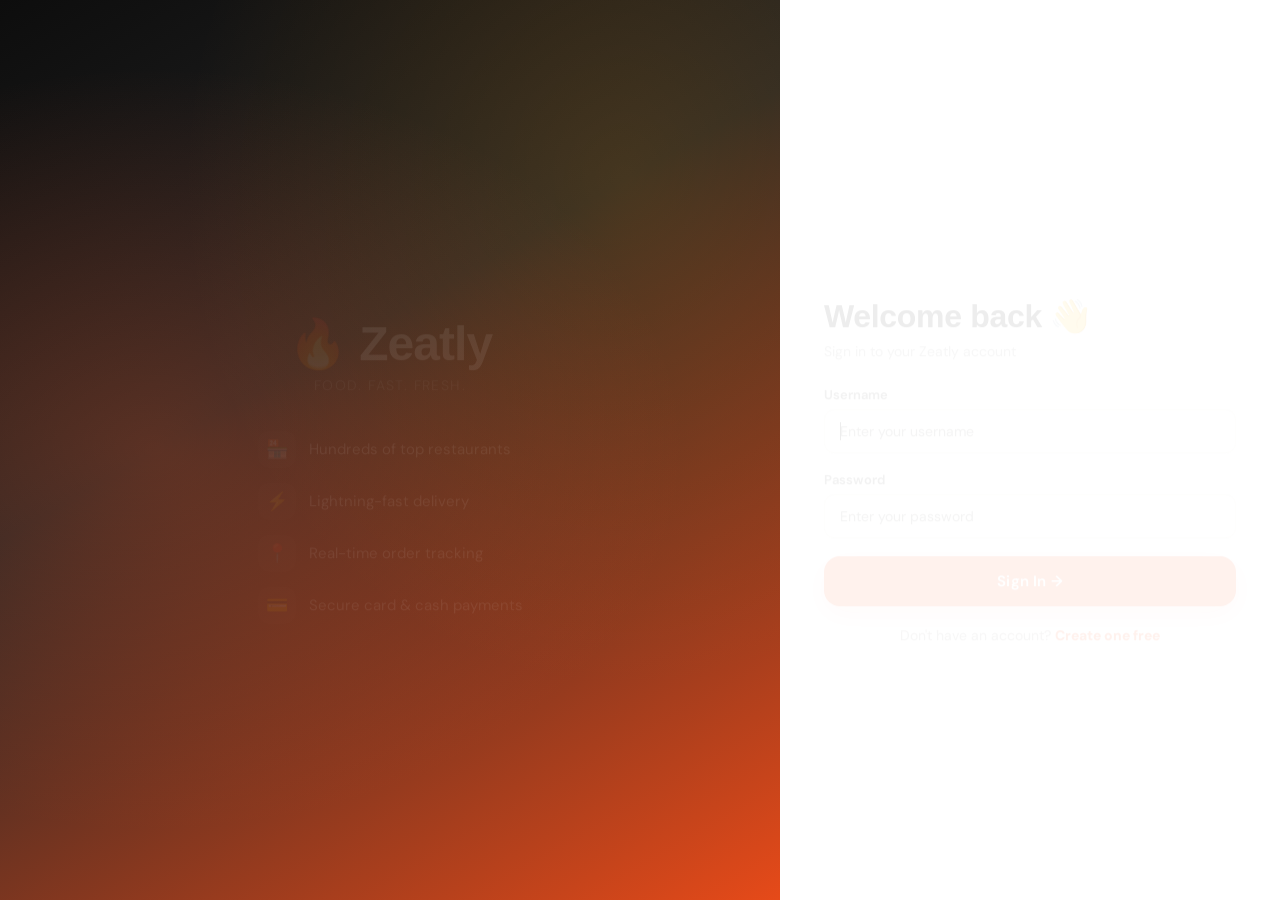
<file: src/main/webapp/index.html>
<!DOCTYPE html>
<html>
<head>
  <meta charset="UTF-8">
  <meta http-equiv="refresh" content="0; url=login.html">
  <title>Zeatly</title>
</head>
<body><p>Redirecting… <a href="login.html">click here</a></p></body>
</html>
</file>
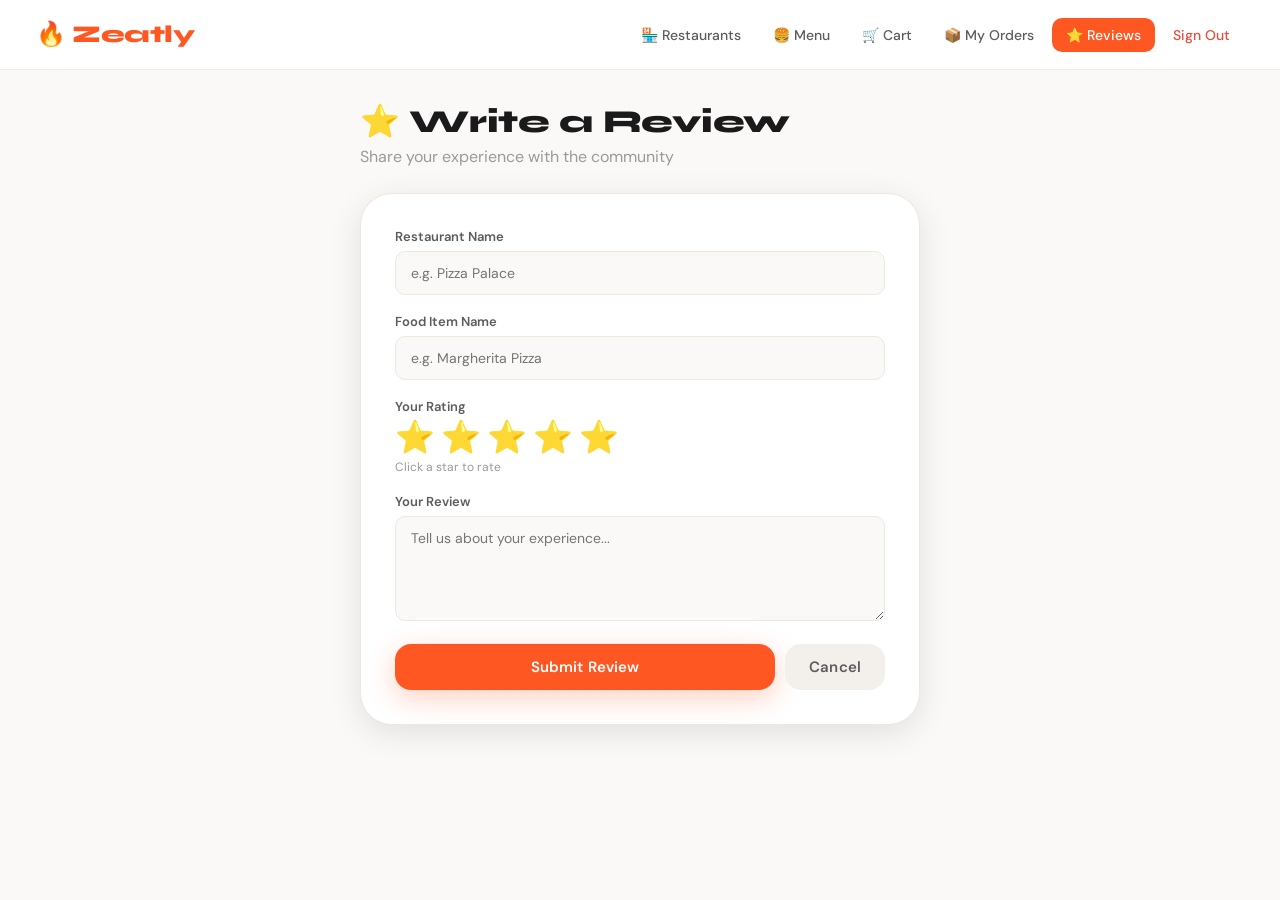
<file: src/main/webapp/add-feedback.html>
<!DOCTYPE html>
<html lang="en">
<head>
  <meta charset="UTF-8">
  <meta name="viewport" content="width=device-width,initial-scale=1">
  <title>Write Review – Zeatly</title>
  <link rel="stylesheet" href="css/style.css">
  <style>
    .star-rating { display:flex; gap:6px; margin-bottom:6px; }
    .star-btn { font-size:32px; cursor:pointer; transition:transform 0.15s; background:none; border:none; padding:0; line-height:1; }
    .star-btn:hover, .star-btn.active { transform:scale(1.2); }
    .star-btn.active { filter:drop-shadow(0 0 4px rgba(255,152,0,0.7)); }
  </style>
  <script>
    window.onload = function() {
      const p = new URLSearchParams(window.location.search);
      const m = document.getElementById('msg');
      if (p.get('error') && m) { m.className='alert alert-error'; m.textContent='❌ Please fill all fields correctly.'; }
      // star rating
      const stars = document.querySelectorAll('.star-btn');
      const ratingInput = document.getElementById('ratingInput');
      stars.forEach((s,i) => {
        s.addEventListener('click', () => {
          ratingInput.value = i+1;
          stars.forEach((x,j) => x.classList.toggle('active', j<=i));
        });
      });
    };
  </script>
</head>
<body>
<nav class="customer-nav">
  <a href="dashboard.html" class="brand">🔥 Zeatly</a>
  <div class="nav-links">
    <a href="restaurant">🏪 Restaurants</a>
    <a href="menu">🍔 Menu</a>
    <a href="cart">🛒 Cart</a>
    <a href="order">📦 My Orders</a>
    <a href="feedback" class="active">⭐ Reviews</a>
    <a href="logout" class="nav-logout">Sign Out</a>
  </div>
</nav>
<div class="customer-page">
  <div style="max-width:560px;margin:0 auto">
    <div class="page-header animate-up">
      <h1>⭐ Write a Review</h1>
      <p>Share your experience with the community</p>
    </div>
    <div id="msg"></div>
    <div class="form-card animate-up delay-1">
      <form action="feedback" method="post">
        <div class="form-group">
          <label>Restaurant Name</label>
          <input type="text" name="restaurantName" placeholder="e.g. Pizza Palace" required>
        </div>
        <div class="form-group">
          <label>Food Item Name</label>
          <input type="text" name="itemName" placeholder="e.g. Margherita Pizza" required>
        </div>
        <div class="form-group">
          <label>Your Rating</label>
          <div class="star-rating">
            <button type="button" class="star-btn" title="1">⭐</button>
            <button type="button" class="star-btn" title="2">⭐</button>
            <button type="button" class="star-btn" title="3">⭐</button>
            <button type="button" class="star-btn" title="4">⭐</button>
            <button type="button" class="star-btn" title="5">⭐</button>
          </div>
          <input type="hidden" id="ratingInput" name="rating" required>
          <div class="form-hint">Click a star to rate</div>
        </div>
        <div class="form-group">
          <label>Your Review</label>
          <textarea name="review" placeholder="Tell us about your experience..." required></textarea>
        </div>
        <div style="display:flex;gap:10px">
          <button type="submit" class="btn btn-primary" style="flex:1">Submit Review</button>
          <a href="feedback" class="btn btn-secondary">Cancel</a>
        </div>
      </form>
    </div>
  </div>
</div>
</body>
</html>
</file>
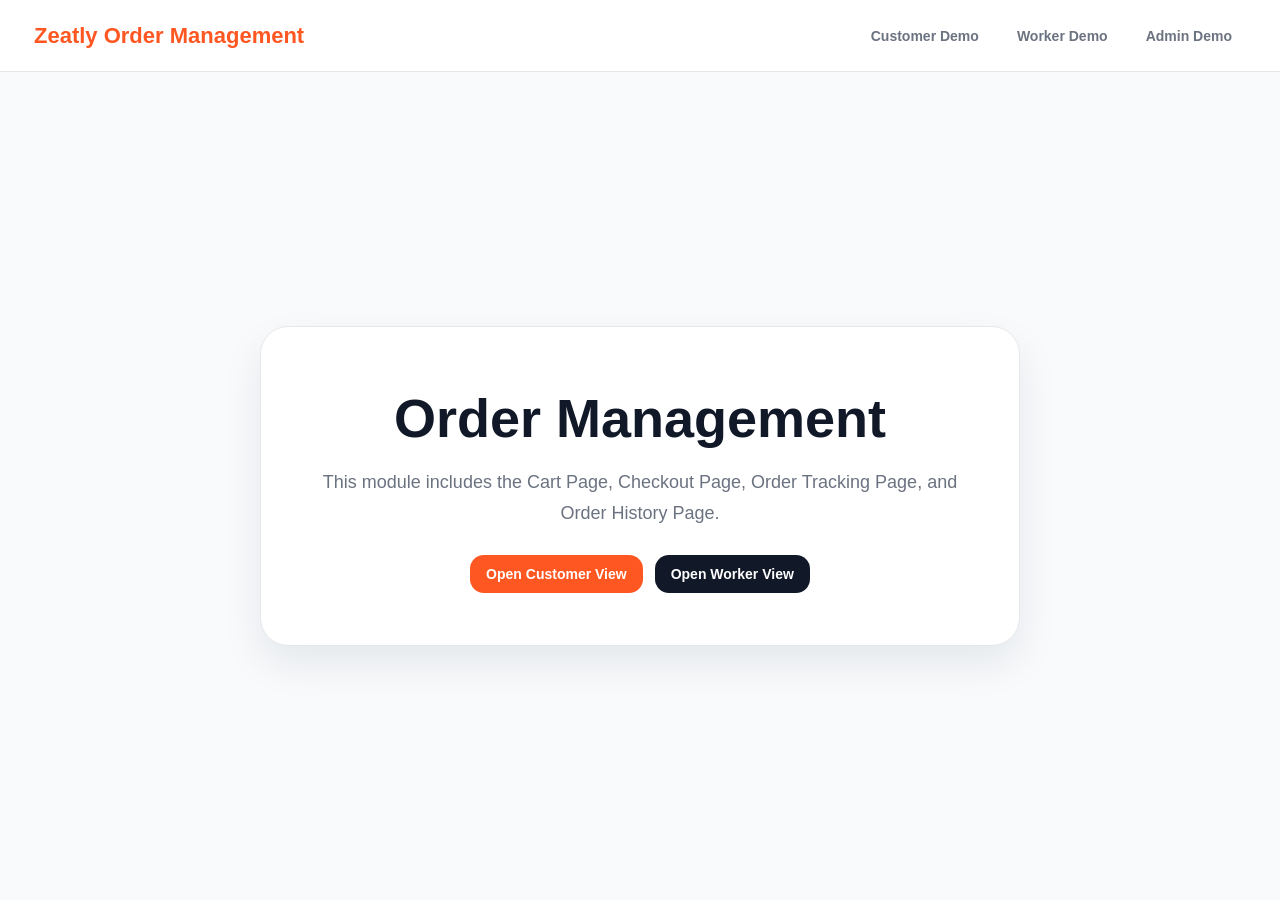
<file: src/main/webapp/component4.html>
<!DOCTYPE html>
<html lang="en">
<head>
    <meta charset="UTF-8">
    <meta name="viewport" content="width=device-width, initial-scale=1.0">
    <title>Order Management</title>
    <link rel="stylesheet" href="css/order-management.css">
</head>
<body>
<nav class="top-nav">
    <a class="brand" href="component4.html">Zeatly Order Management</a>
    <div class="nav-links">
        <a href="demo-login?role=customer">Customer Demo</a>
        <a href="demo-login?role=worker">Worker Demo</a>
        <a href="demo-login?role=admin">Admin Demo</a>
    </div>
</nav>
<main class="landing">
    <section class="hero-card">

        <h1>Order Management</h1>
        <p>This module includes the Cart Page, Checkout Page, Order Tracking Page, and Order History Page.</p>
        <div class="hero-actions">
            <a class="btn btn-primary" href="demo-login?role=customer">Open Customer View</a>
            <a class="btn btn-dark" href="demo-login?role=worker">Open Worker View</a>
        </div>
    </section>
</main>
</body>
</html>
</file>
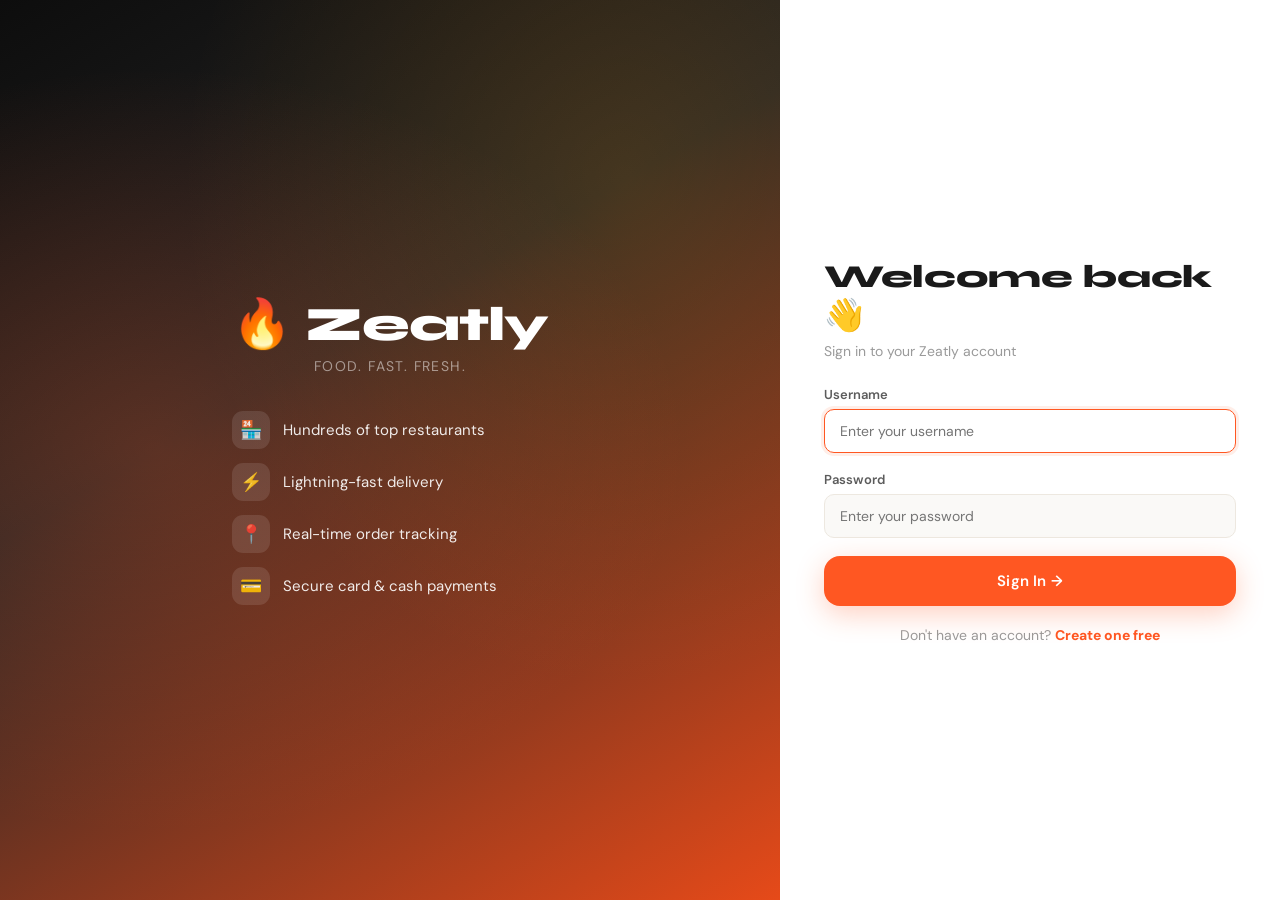
<file: src/main/webapp/login.html>
<!DOCTYPE html>
<html lang="en">
<head>
  <meta charset="UTF-8">
  <meta name="viewport" content="width=device-width,initial-scale=1">
  <title>Sign In – Zeatly</title>
  <link rel="stylesheet" href="css/style.css">
  <script>
    window.onload = function() {
      const p = new URLSearchParams(window.location.search);
      const m = document.getElementById('msg');
      if (!m) return;
      if (p.get('error')==='invalid')     { m.className='alert alert-error';   m.textContent='❌ Invalid username or password.'; }
      if (p.get('error')==='notloggedin') { m.className='alert alert-error';   m.textContent='❌ Please log in first.'; }
      if (p.get('success')==='registered'){ m.className='alert alert-success'; m.textContent='✓ Account created! Please log in.'; }
      if (p.get('msg')==='loggedout')     { m.className='alert alert-success'; m.textContent='✓ You have been logged out.'; }
    };
  </script>
</head>
<body>
<div class="auth-page">
  <div class="auth-left">
    <div class="auth-left-content animate-up">
      <div class="auth-brand">🔥 Zeatly</div>
      <div class="auth-brand-sub">Food. Fast. Fresh.</div>
      <div class="auth-features">
        <div class="auth-feature">
          <div class="auth-feature-icon">🏪</div>
          <span>Hundreds of top restaurants</span>
        </div>
        <div class="auth-feature">
          <div class="auth-feature-icon">⚡</div>
          <span>Lightning-fast delivery</span>
        </div>
        <div class="auth-feature">
          <div class="auth-feature-icon">📍</div>
          <span>Real-time order tracking</span>
        </div>
        <div class="auth-feature">
          <div class="auth-feature-icon">💳</div>
          <span>Secure card &amp; cash payments</span>
        </div>
      </div>
    </div>
  </div>
  <div class="auth-right">
    <div class="auth-form">
      <h2>Welcome back 👋</h2>
      <p class="auth-sub">Sign in to your Zeatly account</p>
      <div id="msg"></div>
      <form action="login" method="post">
        <div class="form-group">
          <label>Username</label>
          <input type="text" name="username" placeholder="Enter your username" required autofocus>
        </div>
        <div class="form-group">
          <label>Password</label>
          <input type="password" name="password" placeholder="Enter your password" required>
        </div>
        <button type="submit" class="btn btn-primary" style="width:100%;justify-content:center;padding:15px">Sign In →</button>
      </form>
      <div class="auth-footer">Don't have an account? <a href="register.html">Create one free</a></div>
    </div>
  </div>
</div>
</body>
</html>
</file>
<file: src/main/webapp/css/style.css>
@import url('https://fonts.googleapis.com/css2?family=Syne:wght@400;500;600;700;800&family=DM+Sans:ital,wght@0,300;0,400;0,500;0,600;0,700;1,400&display=swap');

:root {
  --brand:#FF5722;--brand-deep:#E64A19;--brand-glow:#FF7043;--brand-lite:#FBE9E7;--brand-mid:#FFCCBC;
  --accent:#FF9800;--dark:#0D0D0D;--dark2:#1A1A1A;--dark3:#252525;--surface:#FFFFFF;--surface2:#FAF9F7;
  --surface3:#F3F0EC;--border:#EDE8E0;--text:#1A1A1A;--text2:#5C5C5C;--text3:#9A9A9A;
  --success:#2ECC71;--warning:#F39C12;--danger:#E74C3C;--info:#3498DB;
  --radius-sm:10px;--radius:16px;--radius-lg:24px;--radius-xl:32px;
  --shadow-sm:0 2px 8px rgba(0,0,0,0.06);--shadow:0 8px 32px rgba(0,0,0,0.10);
  --shadow-lg:0 20px 60px rgba(0,0,0,0.14);--shadow-brand:0 8px 28px rgba(255,87,34,0.28);
}
*,*::before,*::after{margin:0;padding:0;box-sizing:border-box}
html{scroll-behavior:smooth}
body{font-family:'DM Sans',sans-serif;background:var(--surface2);color:var(--text);overflow-x:hidden;-webkit-font-smoothing:antialiased}
a{text-decoration:none;color:inherit}

@keyframes fadeUp{from{opacity:0;transform:translateY(22px)}to{opacity:1;transform:translateY(0)}}
@keyframes fadeIn{from{opacity:0}to{opacity:1}}
@keyframes slideInLeft{from{opacity:0;transform:translateX(-30px)}to{opacity:1;transform:translateX(0)}}
@keyframes pulse-dot{0%,100%{box-shadow:0 0 0 0 rgba(78,205,113,0.5)}50%{box-shadow:0 0 0 8px rgba(78,205,113,0)}}
@keyframes spin{to{transform:rotate(360deg)}}
@keyframes bounceIn{0%{transform:scale(0.3);opacity:0}60%{transform:scale(1.05)}80%{transform:scale(0.95)}100%{transform:scale(1);opacity:1}}
@keyframes shimmer{0%{background-position:-400px 0}100%{background-position:400px 0}}

.animate-up{animation:fadeUp 0.55s ease both}
.animate-in{animation:fadeIn 0.4s ease both}
.delay-1{animation-delay:0.1s}.delay-2{animation-delay:0.2s}.delay-3{animation-delay:0.3s}
.delay-4{animation-delay:0.4s}.delay-5{animation-delay:0.5s}

/* BUTTONS */
.btn{display:inline-flex;align-items:center;justify-content:center;gap:8px;padding:13px 24px;border:none;border-radius:var(--radius);cursor:pointer;font-family:'DM Sans',sans-serif;font-weight:600;font-size:15px;transition:all 0.22s cubic-bezier(0.34,1.56,0.64,1);position:relative;overflow:hidden;white-space:nowrap;letter-spacing:0.01em}
.btn:hover{transform:translateY(-2px)}
.btn:active{transform:translateY(0) scale(0.97)}
.btn-primary,.btn-order{background:var(--brand);color:#fff;box-shadow:var(--shadow-brand)}
.btn-primary:hover,.btn-order:hover{background:var(--brand-deep);box-shadow:0 12px 36px rgba(255,87,34,0.38)}
.btn-dark,.btn-cart{background:var(--dark);color:#fff}
.btn-dark:hover,.btn-cart:hover{background:var(--dark3)}
.btn-secondary{background:var(--surface3);color:var(--text2)}
.btn-secondary:hover{background:var(--border);color:var(--text)}
.btn-white{background:#fff;color:var(--brand);box-shadow:0 4px 16px rgba(0,0,0,0.12)}
.btn-white:hover{background:#f9f9f9}
.btn-ghost{background:rgba(255,255,255,0.14);color:#fff;border:1.5px solid rgba(255,255,255,0.28);backdrop-filter:blur(8px)}
.btn-ghost:hover{background:rgba(255,255,255,0.24)}
.btn-success{background:var(--success);color:#fff}
.btn-danger{background:#fee2e2;color:var(--danger)}
.btn-danger:hover{background:#fecaca}
.btn-blue{background:#2563eb;color:#fff}
.btn-blue:hover{background:#1d4ed8}
.btn-warning{background:var(--warning);color:#fff}
.btn-sm{padding:8px 14px;font-size:13px;border-radius:var(--radius-sm)}
.btn-lg{padding:17px 34px;font-size:17px}

/* NAVBAR */
.customer-nav{height:70px;background:rgba(255,255,255,0.95);backdrop-filter:blur(20px);display:flex;align-items:center;justify-content:space-between;padding:0 36px;position:sticky;top:0;z-index:999;border-bottom:1px solid rgba(237,232,224,0.7);animation:fadeIn 0.4s ease}
.brand{display:flex;align-items:center;gap:8px;font-family:'Syne',sans-serif;font-size:24px;font-weight:800;color:var(--brand);letter-spacing:-0.02em}
.nav-links{display:flex;align-items:center;gap:4px;flex-wrap:wrap}
.nav-links a{padding:8px 14px;border-radius:var(--radius-sm);font-weight:500;font-size:14px;color:var(--text2);transition:all 0.18s}
.nav-links a:hover{background:var(--brand-lite);color:var(--brand)}
.nav-links .active{background:var(--brand);color:#fff!important}
.nav-logout{color:var(--danger)!important}
.nav-logout:hover{background:#fee2e2!important;color:var(--danger)!important}
.nav-badge{display:inline-flex;align-items:center;justify-content:center;min-width:18px;height:18px;padding:0 4px;border-radius:999px;background:var(--brand);color:#fff;font-size:11px;font-weight:700;margin-left:3px;animation:bounceIn 0.4s ease}

/* PAGE */
.customer-page{padding:32px 36px;max-width:1400px;margin:0 auto}

/* HERO */
.hero{min-height:440px;border-radius:var(--radius-xl);overflow:hidden;display:flex;align-items:flex-end;padding:56px 64px;background:linear-gradient(to top right,rgba(255,87,34,0.88) 0%,rgba(13,13,13,0.72) 60%,rgba(0,0,0,0.5) 100%),url('https://images.unsplash.com/photo-1555396273-367ea4eb4db5?q=80&w=1800&auto=format&fit=crop');background-size:cover;background-position:center;margin-bottom:48px;position:relative;animation:fadeUp 0.7s ease}
.hero::before{content:'';position:absolute;inset:0;background:radial-gradient(ellipse at 20% 80%,rgba(255,87,34,0.35) 0%,transparent 60%)}
.hero-content{position:relative;z-index:1}
.hero-eyebrow{display:inline-flex;align-items:center;gap:8px;background:rgba(255,255,255,0.15);border:1px solid rgba(255,255,255,0.25);backdrop-filter:blur(8px);color:#fff;padding:7px 14px;border-radius:999px;font-size:13px;font-weight:600;margin-bottom:18px;letter-spacing:0.03em}
.hero-eyebrow-dot{width:8px;height:8px;border-radius:50%;background:#4ade80;animation:pulse-dot 1.8s infinite}
.hero h1{font-family:'Syne',sans-serif;font-size:60px;font-weight:800;line-height:1.05;color:#fff;margin-bottom:14px;letter-spacing:-0.02em;max-width:680px}
.hero-accent{color:var(--accent)}
.hero p{color:rgba(255,255,255,0.82);font-size:17px;line-height:1.7;max-width:540px;margin-bottom:30px}
.hero-btns{display:flex;gap:14px;flex-wrap:wrap}
.hero-stats{position:absolute;right:60px;bottom:56px;display:flex;gap:32px;z-index:1}
.hero-stat{text-align:center;color:#fff}
.hero-stat-num{font-family:'Syne',sans-serif;font-size:26px;font-weight:800;color:var(--accent)}
.hero-stat-label{font-size:11px;color:rgba(255,255,255,0.65);text-transform:uppercase;letter-spacing:0.06em}

/* SECTION */
.section-header{display:flex;align-items:baseline;justify-content:space-between;margin-bottom:24px}
.section-title{font-family:'Syne',sans-serif;font-size:26px;font-weight:700;letter-spacing:-0.01em}
.section-link{font-size:14px;color:var(--brand);font-weight:600}

/* DASH GRID */
.dash-grid{display:grid;grid-template-columns:repeat(auto-fit,minmax(200px,1fr));gap:18px;margin-bottom:48px}
.dash-card{background:var(--surface);border-radius:var(--radius-lg);padding:26px;border:1px solid var(--border);box-shadow:var(--shadow-sm);transition:all 0.25s cubic-bezier(0.34,1.56,0.64,1);animation:fadeUp 0.5s ease both}
.dash-card:hover{transform:translateY(-6px);box-shadow:var(--shadow);border-color:var(--brand-mid)}
.dash-card-icon{width:52px;height:52px;border-radius:14px;background:var(--brand-lite);display:flex;align-items:center;justify-content:center;font-size:24px;margin-bottom:14px}
.dash-card-text h3{font-family:'Syne',sans-serif;font-size:17px;font-weight:700;margin-bottom:5px}
.dash-card-text p{color:var(--text3);font-size:13px;line-height:1.5}

/* RESTAURANT GRID */
.restaurant-grid{display:grid;grid-template-columns:repeat(auto-fill,minmax(290px,1fr));gap:22px;margin-top:20px}
.rest-card{background:var(--surface);border-radius:var(--radius-lg);overflow:hidden;border:1px solid var(--border);box-shadow:var(--shadow-sm);transition:all 0.28s cubic-bezier(0.34,1.56,0.64,1);animation:fadeUp 0.5s ease both}
.rest-card:hover{transform:translateY(-8px);box-shadow:var(--shadow-lg);border-color:var(--brand-mid)}
.rest-card-header{height:150px;background:linear-gradient(135deg,var(--brand) 0%,var(--accent) 100%);display:flex;align-items:center;justify-content:center;font-size:56px;position:relative;overflow:hidden}
.rest-card-header img{width:100%;height:100%;object-fit:cover;position:absolute;inset:0}
.rest-card-body{padding:20px}
.rest-card-name{font-family:'Syne',sans-serif;font-size:19px;font-weight:700;margin-bottom:7px}
.rest-card-loc{color:var(--text3);font-size:13px;margin-bottom:8px}
.rest-card-cuisine{display:inline-block;background:var(--brand-lite);color:var(--brand);padding:4px 12px;border-radius:999px;font-size:12px;font-weight:600;margin-bottom:14px}
.rest-card-meta{display:flex;gap:12px;margin-bottom:14px;font-size:13px;color:var(--text2)}
.rest-card-rating{color:var(--accent);font-weight:600}
.rest-card-footer{display:flex;gap:10px}

/* FILTER BAR */
.filter-bar{background:var(--surface);border:1px solid var(--border);border-radius:var(--radius-lg);padding:18px 22px;display:flex;gap:12px;align-items:center;flex-wrap:wrap;margin-bottom:24px;box-shadow:var(--shadow-sm);animation:fadeUp 0.4s ease both}
.filter-bar input,.filter-bar select{flex:1;min-width:170px;padding:10px 14px;border:1.5px solid var(--border);border-radius:var(--radius-sm);background:var(--surface2);font-family:'DM Sans',sans-serif;font-size:14px;color:var(--text);outline:none;transition:all 0.2s}
.filter-bar input:focus,.filter-bar select:focus{border-color:var(--brand);box-shadow:0 0 0 3px rgba(255,87,34,0.1);background:#fff}
.filter-tags{display:flex;gap:8px;flex-wrap:wrap}
.filter-tag{padding:6px 14px;border-radius:999px;font-size:13px;font-weight:500;border:1.5px solid var(--border);background:var(--surface);color:var(--text2);cursor:pointer;transition:all 0.18s}
.filter-tag:hover{border-color:var(--brand);color:var(--brand)}
.filter-tag.active{border-color:var(--brand);background:var(--brand);color:#fff}
.result-count{color:var(--text3);font-size:13px;margin-bottom:10px}
.price-range{display:flex;gap:8px;align-items:center;color:var(--text3);font-size:13px;white-space:nowrap}
.price-range input{width:100px!important;flex:none!important;min-width:0!important}

/* MENU GRID */
.menu-grid{display:grid;grid-template-columns:repeat(auto-fill,minmax(290px,1fr));gap:22px;margin-top:8px}
.food-card{background:var(--surface);border-radius:var(--radius-lg);overflow:hidden;border:1px solid var(--border);box-shadow:var(--shadow-sm);transition:all 0.28s cubic-bezier(0.34,1.56,0.64,1);position:relative;animation:fadeUp 0.5s ease both}
.food-card:hover{transform:translateY(-8px);box-shadow:var(--shadow-lg);border-color:rgba(255,87,34,0.2)}
.food-card img{width:100%;height:210px;object-fit:cover;display:block;transition:transform 0.4s ease}
.food-card:hover img{transform:scale(1.04)}
.food-card-no-img{width:100%;height:210px;background:linear-gradient(135deg,var(--surface3) 0%,var(--brand-lite) 100%);display:flex;align-items:center;justify-content:center;font-size:68px}
.food-card-body{padding:18px}
.food-card-restaurant{display:inline-block;background:var(--brand-lite);color:var(--brand);padding:4px 11px;border-radius:999px;font-size:12px;font-weight:600;margin-bottom:10px}
.food-card-name{font-family:'Syne',sans-serif;font-size:18px;font-weight:700;color:var(--text);margin-bottom:7px;line-height:1.25}
.food-card-desc{color:var(--text3);font-size:13px;line-height:1.6;margin-bottom:14px;min-height:40px}
.food-card-footer{display:flex;justify-content:space-between;align-items:center}
.food-card-price{font-family:'Syne',sans-serif;font-size:20px;font-weight:800;color:var(--brand)}
.food-card-actions{display:flex;gap:8px;margin-top:14px;flex-wrap:wrap}
.food-card .btn{flex:1}
.food-badge{position:absolute;top:12px;right:12px;background:rgba(255,255,255,0.95);color:var(--brand);padding:5px 11px;border-radius:999px;font-size:12px;font-weight:700;box-shadow:var(--shadow-sm);backdrop-filter:blur(8px)}

/* ORDER CARDS */
.orders-grid{display:grid;grid-template-columns:repeat(auto-fill,minmax(340px,1fr));gap:20px}
.order-card{background:var(--surface);border-radius:var(--radius-lg);border:1px solid var(--border);box-shadow:var(--shadow-sm);overflow:hidden;transition:all 0.22s ease;animation:fadeUp 0.5s ease both}
.order-card:hover{box-shadow:var(--shadow)}
.order-card-header{padding:16px 20px;background:var(--surface3);border-bottom:1px solid var(--border);display:flex;align-items:center;justify-content:space-between;flex-wrap:wrap;gap:8px}
.order-id{font-size:12px;color:var(--text3);font-family:monospace}
.order-card-body{padding:20px}
.order-item-name{font-family:'Syne',sans-serif;font-size:19px;font-weight:700;margin-bottom:6px}
.order-meta{display:flex;flex-wrap:wrap;gap:12px;margin-bottom:14px;font-size:13px;color:var(--text2)}
.order-total{font-family:'Syne',sans-serif;font-size:22px;font-weight:800;color:var(--brand)}
.order-card-footer{padding:14px 20px;border-top:1px solid var(--border);display:flex;gap:8px;flex-wrap:wrap;align-items:center}

/* STATUS BADGES */
.status-badge{display:inline-flex;align-items:center;gap:5px;padding:5px 12px;border-radius:999px;font-size:12px;font-weight:600}
.status-placed{background:#dbeafe;color:#1d4ed8}
.status-preparing{background:#fef9c3;color:#a16207}
.status-ready{background:#dcfce7;color:#166534}
.status-delivered{background:#f0fdf4;color:#15803d}
.status-pending{background:var(--brand-lite);color:var(--brand)}
.status-success{background:#dcfce7;color:#166534}
.status-failed{background:#fee2e2;color:var(--danger)}

/* HISTORY */
.history-section{margin-top:36px;padding-top:28px;border-top:2px dashed var(--border)}
.history-card{opacity:0.6}
.history-card:hover{opacity:0.8}
.history-pill{background:var(--surface3);color:var(--text3);padding:3px 9px;border-radius:999px;font-size:11px;font-weight:600;text-transform:uppercase;letter-spacing:0.05em}

/* PAYMENT */
.payment-container{max-width:560px;margin:40px auto;animation:fadeUp 0.5s ease}
.payment-card{background:var(--surface);border-radius:var(--radius-xl);padding:38px;border:1px solid var(--border);box-shadow:var(--shadow)}
.payment-header{text-align:center;margin-bottom:28px}
.payment-header h2{font-family:'Syne',sans-serif;font-size:26px;font-weight:800;margin-bottom:7px}
.payment-header p{color:var(--text3)}
.payment-amount{background:linear-gradient(135deg,var(--brand) 0%,var(--accent) 100%);border-radius:var(--radius-lg);padding:22px;text-align:center;margin-bottom:26px;color:#fff}
.payment-amount-label{font-size:12px;opacity:0.8;margin-bottom:5px;text-transform:uppercase;letter-spacing:0.06em}
.payment-amount-value{font-family:'Syne',sans-serif;font-size:38px;font-weight:800}
.payment-methods{display:grid;grid-template-columns:1fr 1fr;gap:10px;margin-bottom:26px}
.payment-method{border:2px solid var(--border);border-radius:var(--radius);padding:16px 12px;text-align:center;cursor:pointer;transition:all 0.2s;background:var(--surface2)}
.payment-method:hover{border-color:var(--brand);background:var(--brand-lite)}
.payment-method.selected{border-color:var(--brand);background:var(--brand-lite)}
.payment-method-icon{font-size:26px;margin-bottom:7px}
.payment-method-name{font-size:13px;font-weight:600;color:var(--text2)}
.card-form{display:none;animation:fadeUp 0.3s ease}
.card-form.show{display:block}
.cash-confirm{display:none;animation:fadeUp 0.3s ease}
.cash-confirm.show{display:block}
.card-number-wrap{position:relative}
.card-brand-icon{position:absolute;right:13px;top:50%;transform:translateY(-50%);font-size:20px}

/* LOCATION */
.location-row{display:flex;gap:10px;margin-bottom:20px;align-items:flex-end}
.location-input-wrap{flex:1;position:relative}
.location-input-wrap input{padding-left:38px}
.location-pin{position:absolute;left:12px;top:50%;transform:translateY(-50%);font-size:17px;z-index:1}
.location-map-btn{white-space:nowrap;flex-shrink:0}

/* MAP MODAL */
.map-modal{display:none;position:fixed;inset:0;z-index:9999;background:rgba(0,0,0,0.6);backdrop-filter:blur(4px);align-items:center;justify-content:center}
.map-modal.open{display:flex}
.map-modal-box{background:var(--surface);border-radius:var(--radius-xl);overflow:hidden;width:min(700px,96vw);box-shadow:var(--shadow-lg);animation:fadeUp 0.35s ease}
.map-modal-head{padding:20px 26px;border-bottom:1px solid var(--border);display:flex;align-items:center;justify-content:space-between}
.map-modal-head h3{font-family:'Syne',sans-serif;font-size:19px;font-weight:700}
.map-modal-close{width:34px;height:34px;border-radius:50%;border:none;background:var(--surface3);cursor:pointer;font-size:17px;display:flex;align-items:center;justify-content:center;transition:all 0.18s}
.map-modal-close:hover{background:var(--border)}
#map{height:360px}
.map-modal-foot{padding:16px 26px;border-top:1px solid var(--border);display:flex;gap:10px;align-items:center}
.selected-address-preview{flex:1;font-size:13px;color:var(--text2);padding:9px 13px;background:var(--surface2);border-radius:var(--radius-sm);border:1px solid var(--border);min-height:40px}

/* FORMS */
.form-page{padding:28px 36px}
.form-container{max-width:660px}
.form-card{background:var(--surface);border-radius:var(--radius-xl);padding:34px;box-shadow:var(--shadow);border:1px solid var(--border)}
.form-group{margin-bottom:18px}
.form-row{display:grid;grid-template-columns:1fr 1fr;gap:16px}
label{display:block;margin-bottom:6px;font-weight:600;font-size:13px;color:var(--text2)}
input,textarea,select{width:100%;padding:12px 15px;border-radius:var(--radius-sm);border:1.5px solid var(--border);background:var(--surface2);outline:none;transition:all 0.2s;font-family:'DM Sans',sans-serif;font-size:14px;color:var(--text)}
input:focus,textarea:focus,select:focus{border-color:var(--brand);background:#fff;box-shadow:0 0 0 3px rgba(255,87,34,0.1)}
textarea{resize:vertical;min-height:105px}
.form-hint{margin-top:5px;color:var(--text3);font-size:12px}

/* ALERTS */
.alert{padding:13px 16px;border-radius:var(--radius);margin-bottom:16px;font-weight:500;font-size:14px;display:flex;align-items:center;gap:9px;animation:fadeUp 0.3s ease}
.alert-error{background:#fee2e2;color:#b91c1c}
.alert-success{background:#dcfce7;color:#166534}
.alert-info{background:#dbeafe;color:#1d4ed8}
.alert-warning{background:#fef9c3;color:#a16207}

/* AUTH */
.auth-page{display:flex;min-height:100vh}
.auth-left{flex:1;background:linear-gradient(150deg,var(--dark) 0%,var(--dark3) 40%,var(--brand-deep) 100%);display:flex;align-items:center;justify-content:center;flex-direction:column;color:#fff;padding:60px;position:relative;overflow:hidden}
.auth-left::before{content:'';position:absolute;inset:0;background:radial-gradient(ellipse at 20% 50%,rgba(255,87,34,0.25) 0%,transparent 60%),radial-gradient(ellipse at 80% 20%,rgba(255,152,0,0.15) 0%,transparent 50%)}
.auth-left-content{position:relative;z-index:1;text-align:center}
.auth-brand{font-family:'Syne',sans-serif;font-size:48px;font-weight:800;margin-bottom:4px;letter-spacing:-0.02em}
.auth-brand-sub{font-size:14px;opacity:0.5;margin-bottom:36px;letter-spacing:0.1em;text-transform:uppercase}
.auth-features{text-align:left;display:flex;flex-direction:column;gap:14px}
.auth-feature{display:flex;align-items:center;gap:13px;font-size:15px;opacity:0.9}
.auth-feature-icon{width:38px;height:38px;border-radius:11px;background:rgba(255,255,255,0.12);display:flex;align-items:center;justify-content:center;font-size:18px;flex-shrink:0}
.auth-right{width:500px;background:var(--surface);display:flex;align-items:center;justify-content:center;padding:44px}
.auth-form{width:100%;animation:fadeUp 0.55s ease}
.auth-form h2{font-family:'Syne',sans-serif;font-size:32px;font-weight:800;margin-bottom:7px;letter-spacing:-0.01em}
.auth-sub{color:var(--text3);margin-bottom:26px;font-size:14px}
.auth-footer{margin-top:20px;text-align:center;color:var(--text3);font-size:14px}
.auth-footer a{color:var(--brand);font-weight:700}

/* SIDEBAR */
.app-layout{display:flex}
.sidebar{width:250px;min-height:100vh;background:var(--dark);position:fixed;top:0;left:0;z-index:100;overflow-y:auto;animation:slideInLeft 0.4s ease}
.sidebar-top{padding:24px 22px 18px;border-bottom:1px solid rgba(255,255,255,0.06)}
.sidebar-brand{font-family:'Syne',sans-serif;color:#fff;font-size:22px;font-weight:800;letter-spacing:-0.01em}
.sidebar-brand span{color:var(--brand)}
.sidebar-user{margin-top:14px;display:flex;align-items:center;gap:11px}
.sidebar-avatar{width:36px;height:36px;border-radius:50%;background:var(--brand);color:#fff;display:flex;align-items:center;justify-content:center;font-weight:700;font-size:14px;flex-shrink:0}
.sidebar-username{color:rgba(255,255,255,0.8);font-size:13px;font-weight:500}
.sidebar-role{color:rgba(255,255,255,0.4);font-size:11px}
.sidebar-section{color:rgba(255,255,255,0.3);padding:18px 22px 7px;font-size:10px;letter-spacing:0.12em;text-transform:uppercase;font-weight:600}
.sidebar-link{display:flex;align-items:center;gap:10px;text-decoration:none;color:rgba(255,255,255,0.5);padding:11px 14px;border-radius:var(--radius-sm);margin:2px 10px;transition:all 0.18s;font-size:14px;font-weight:500}
.sidebar-link:hover{background:rgba(255,255,255,0.07);color:rgba(255,255,255,0.9)}
.sidebar-link.active{background:var(--brand);color:#fff;box-shadow:0 4px 14px rgba(255,87,34,0.3)}
.sidebar-link .sl-icon{font-size:16px;width:19px;text-align:center}
.main-content{margin-left:250px;flex:1}

/* TOPBAR */
.topbar{background:var(--surface);padding:22px 32px;border-bottom:1px solid var(--border);display:flex;align-items:center;justify-content:space-between;position:sticky;top:0;z-index:50}
.page-title{font-family:'Syne',sans-serif;font-size:26px;font-weight:800;letter-spacing:-0.01em}
.page-sub{color:var(--text3);margin-top:4px;font-size:13px}
.topbar-right{display:flex;align-items:center;gap:10px}
.user-chip{display:flex;align-items:center;gap:9px;background:var(--surface2);padding:7px 14px;border-radius:999px;border:1px solid var(--border)}
.user-avatar{width:32px;height:32px;border-radius:50%;background:var(--brand);color:#fff;display:flex;align-items:center;justify-content:center;font-weight:700;font-size:13px}
.user-role{font-size:11px;color:var(--text3)}

/* STATS */
.content-wrapper{padding:26px 32px}
.stats-row,.stats-grid{display:grid;grid-template-columns:repeat(auto-fit,minmax(210px,1fr));gap:18px;margin-bottom:26px}
.stat-card{background:var(--surface);border-radius:var(--radius-lg);padding:22px;border:1px solid var(--border);box-shadow:var(--shadow-sm);display:flex;align-items:center;gap:16px;transition:all 0.25s ease;animation:fadeUp 0.5s ease both;position:relative;overflow:hidden}
.stat-card::after{content:'';position:absolute;top:0;left:0;right:0;height:3px;background:linear-gradient(90deg,var(--brand),var(--accent))}
.stat-card:hover{transform:translateY(-4px);box-shadow:var(--shadow)}
.stat-icon{width:56px;height:56px;border-radius:14px;background:var(--brand-lite);display:flex;align-items:center;justify-content:center;font-size:24px;flex-shrink:0}
.stat-value{font-family:'Syne',sans-serif;font-size:30px;font-weight:800;color:var(--text)}
.stat-label,.stat-title{color:var(--text3);font-size:12px;margin-top:3px}

/* CARD */
.card{background:var(--surface);border-radius:var(--radius-lg);padding:22px;border:1px solid var(--border);box-shadow:var(--shadow-sm);margin-bottom:22px;animation:fadeUp 0.5s ease both}
.card-header{margin-bottom:18px}
.card-title{font-family:'Syne',sans-serif;font-size:18px;font-weight:700}

/* TABLES */
.table-card,.table-wrapper{background:var(--surface);border-radius:var(--radius-lg);overflow:hidden;box-shadow:var(--shadow-sm);border:1px solid var(--border);animation:fadeUp 0.5s ease both}
.modern-table,.data-table,.table-wrapper table{width:100%;border-collapse:collapse}
.modern-table th,.data-table th,.table-wrapper th{text-align:left;padding:14px 18px;color:var(--text3);font-size:11px;font-weight:600;text-transform:uppercase;letter-spacing:0.06em;background:var(--surface3)}
.modern-table td,.data-table td,.table-wrapper td{padding:16px 18px;border-top:1px solid var(--border);font-size:14px}
.modern-table tr:hover,.data-table tr:hover,.table-wrapper tr:hover{background:var(--surface2)}

/* BADGES */
.badge{display:inline-flex;align-items:center;padding:4px 11px;border-radius:999px;font-size:12px;font-weight:600}
.badge-admin{background:#fee2e2;color:var(--danger)}
.badge-user{background:#dbeafe;color:#2563eb}
.badge-worker{background:#dcfce7;color:#16a34a}
.badge-placed{background:var(--brand-lite);color:var(--brand)}
.badge-preparing{background:#fef9c3;color:#a16207}
.badge-ready{background:#dcfce7;color:#16a34a}
.badge-delivered{background:#f0fdf4;color:#15803d}

/* ACTIONS BAR */
.actions-bar{display:flex;align-items:center;gap:12px;margin-bottom:22px;flex-wrap:wrap}
.td-actions{display:flex;gap:7px;flex-wrap:wrap}

/* CONTENT GRID */
.content-grid{display:grid;grid-template-columns:1fr 1fr;gap:22px;margin-bottom:22px}

/* STATUS BAR */
.status-bar-row{margin-bottom:14px}
.sb-label{display:block;margin-bottom:5px;font-weight:600;font-size:13px}
.sb-track{height:9px;background:var(--surface3);border-radius:999px;overflow:hidden}
.sb-fill{height:100%;border-radius:999px;transition:width 1s ease}
.sb-count{display:inline-block;margin-top:4px;color:var(--text3);font-size:12px}
.top-item{display:flex;align-items:center;justify-content:space-between;padding:11px 0;border-bottom:1px solid var(--border)}
.rank{width:30px;height:30px;border-radius:50%;background:var(--brand-lite);color:var(--brand);display:flex;align-items:center;justify-content:center;font-weight:700;font-size:12px}
.top-name{flex:1;margin-left:11px;font-weight:600;font-size:14px}
.top-val{color:var(--text3);font-size:13px}

/* PAGE HEADER */
.page-header{margin-bottom:26px}
.page-header h1{font-family:'Syne',sans-serif;font-size:32px;font-weight:800;letter-spacing:-0.01em;margin-bottom:5px}
.page-header p{color:var(--text3)}

/* EMPTY STATE */
.empty-state{text-align:center;padding:72px 40px;color:var(--text3)}
.empty-icon{font-size:60px;margin-bottom:14px}
.empty-state p{font-size:15px}

/* IMG PREVIEW */
.img-preview{width:100%;height:170px;border-radius:var(--radius);background:var(--surface3);border:2px dashed var(--border);display:flex;align-items:center;justify-content:center;font-size:44px;margin-bottom:20px;overflow:hidden}
.img-preview img{width:100%;height:100%;object-fit:cover}

/* TOAST */
.toast-container{position:fixed;bottom:24px;right:24px;z-index:99999;display:flex;flex-direction:column;gap:9px}
.toast{background:var(--dark);color:#fff;padding:13px 18px;border-radius:var(--radius);box-shadow:var(--shadow-lg);display:flex;align-items:center;gap:9px;font-size:14px;font-weight:500;min-width:270px;animation:fadeUp 0.35s ease;border-left:4px solid var(--brand)}
.toast.success{border-left-color:var(--success)}
.toast.error{border-left-color:var(--danger)}

/* LOADING */
.loading-overlay{position:fixed;inset:0;background:var(--dark);z-index:99998;display:flex;align-items:center;justify-content:center;flex-direction:column;gap:18px}
.loading-logo{font-family:'Syne',sans-serif;font-size:40px;font-weight:800;color:#fff}
.loading-logo span{color:var(--brand)}
.loader{width:42px;height:42px;border:3px solid rgba(255,255,255,0.15);border-top-color:var(--brand);border-radius:50%;animation:spin 0.8s linear infinite}

/* MINI BAR */
.mini-bar{width:110px;height:7px;background:var(--surface3);border-radius:999px;overflow:hidden;display:inline-block;margin-right:7px}
.mini-bar div{height:100%;border-radius:999px}

/* RESPONSIVE */
@media(max-width:1024px){.content-grid{grid-template-columns:1fr}.hero-stats{display:none}}
@media(max-width:900px){
  .customer-nav{flex-direction:column;height:auto;padding:16px;gap:12px}
  .hero{padding:32px 24px}.hero h1{font-size:36px}.hero p{font-size:15px}
  .menu-grid,.restaurant-grid{grid-template-columns:1fr}
  .sidebar{display:none}.main-content{margin-left:0}
  .customer-page{padding:18px}.form-page{padding:18px}
  .form-row{grid-template-columns:1fr}
  .auth-left{display:none}.auth-right{width:100%}
  .payment-methods{grid-template-columns:1fr 1fr}
  .stats-row,.stats-grid{grid-template-columns:1fr 1fr}
  .topbar{padding:14px 18px}.content-wrapper{padding:14px 18px}
}
@media(max-width:500px){.payment-methods{grid-template-columns:1fr}.stats-row,.stats-grid{grid-template-columns:1fr}}
</file>
<file: src/main/webapp/css/order-management.css>
:root{
    --brand:#ff5722;
    --brand-dark:#e04517;
    --ink:#111827;
    --muted:#6b7280;
    --bg:#f8fafc;
    --card:#ffffff;
    --line:#e5e7eb;
    --danger:#dc2626;
    --success:#16a34a;
    --radius:18px;
    --shadow:0 18px 40px rgba(15,23,42,.08);
}
*{box-sizing:border-box}
body{margin:0;background:var(--bg);color:var(--ink);font-family:Inter,Arial,sans-serif}
a{text-decoration:none;color:inherit}.top-nav{height:72px;background:#fff;border-bottom:1px solid var(--line);display:flex;align-items:center;justify-content:space-between;padding:0 34px;position:sticky;top:0;z-index:10}.brand{font-weight:900;font-size:22px;color:var(--brand)}.nav-links{display:flex;gap:10px;align-items:center;flex-wrap:wrap}.nav-links a{padding:9px 14px;border-radius:999px;color:var(--muted);font-weight:700;font-size:14px}.nav-links a:hover,.nav-links a.active{background:#fff1eb;color:var(--brand)}.landing{min-height:calc(100vh - 72px);display:grid;place-items:center;padding:32px}.hero-card{max-width:760px;background:var(--card);border:1px solid var(--line);border-radius:28px;padding:52px;box-shadow:var(--shadow);text-align:center}.hero-card h1{font-size:54px;margin:8px 0 16px}.hero-card p{font-size:18px;color:var(--muted);line-height:1.7}.hero-actions{display:flex;justify-content:center;gap:12px;margin-top:26px;flex-wrap:wrap}.page{max-width:1180px;margin:0 auto;padding:34px}.page-header{margin-bottom:24px}.page-header h1{font-size:38px;margin:4px 0 8px}.page-header p{color:var(--muted);margin:0}.eyebrow{color:var(--brand)!important;text-transform:uppercase;letter-spacing:.12em;font-size:12px;font-weight:900}.btn{border:0;border-radius:14px;padding:11px 16px;font-weight:800;cursor:pointer;display:inline-flex;align-items:center;justify-content:center;gap:8px;font-size:14px}.btn-primary{background:var(--brand);color:#fff}.btn-primary:hover{background:var(--brand-dark)}.btn-dark{background:#111827;color:#fff}.btn-danger{background:#fee2e2;color:var(--danger)}.btn-outline{background:#fff;border:1px solid var(--line);color:var(--ink)}.full{width:100%;margin-top:12px}.alert{padding:14px 18px;border-radius:16px;margin-bottom:16px;font-weight:800}.alert.success{background:#dcfce7;color:#166534}.alert.error{background:#fee2e2;color:#991b1b}.checkout-layout{display:grid;grid-template-columns:1fr 360px;gap:24px;align-items:start}.stack{display:grid;gap:16px}.cart-card,.order-card,.summary-card,.form-card,.stat-card,.empty-state{background:#fff;border:1px solid var(--line);border-radius:var(--radius);box-shadow:var(--shadow)}.cart-card{display:grid;grid-template-columns:96px 1fr auto;gap:18px;padding:18px;align-items:center}.food-thumb{height:88px;border-radius:16px;background:#fff1eb;color:var(--brand);display:grid;place-items:center;font-weight:900;overflow:hidden}.food-thumb img{width:100%;height:100%;object-fit:cover}.cart-info h3{margin:0 0 6px;font-size:21px}.cart-info p{margin:0 0 8px;color:var(--muted)}.cart-info strong{color:var(--brand)}.cart-actions{display:grid;gap:10px;min-width:190px}.cart-actions form{display:flex;gap:8px;align-items:end}.cart-actions input{width:72px}.summary-card{padding:24px;position:sticky;top:92px}.summary-card h2,.form-card h2{margin:0 0 18px}.summary-row{display:flex;justify-content:space-between;gap:10px;color:var(--muted);padding:9px 0;border-bottom:1px dashed var(--line)}.summary-total{display:flex;justify-content:space-between;align-items:center;margin-top:18px;padding-top:18px;border-top:2px solid var(--line);font-size:18px}.summary-total strong{font-size:24px;color:var(--brand)}.hint{font-size:13px;color:var(--muted);line-height:1.6}.form-card{padding:28px}label{display:block;margin:14px 0 7px;font-size:14px;font-weight:800;color:#374151}input,textarea,select{width:100%;border:1px solid var(--line);background:#f9fafb;border-radius:12px;padding:12px 13px;font:inherit}textarea{min-height:115px;resize:vertical}.stats-grid{display:grid;grid-template-columns:repeat(3,1fr);gap:16px;margin-bottom:20px}.stat-card{padding:18px}.stat-card span{display:block;color:var(--muted);font-size:13px;font-weight:800;text-transform:uppercase}.stat-card strong{font-size:26px;color:var(--brand)}.orders-grid{display:grid;grid-template-columns:repeat(auto-fill,minmax(345px,1fr));gap:18px}.order-card{overflow:hidden}.order-card-header{display:flex;align-items:center;justify-content:space-between;gap:8px;padding:16px 18px;background:#f9fafb;border-bottom:1px solid var(--line)}.order-id{font-family:monospace;color:var(--muted);font-weight:900}.status-badge{font-size:12px;font-weight:900;border-radius:999px;padding:6px 10px}.status-placed{background:#dbeafe;color:#1d4ed8}.status-preparing{background:#fef3c7;color:#92400e}.status-out-for-delivery{background:#ede9fe;color:#6d28d9}.status-delivered{background:#dcfce7;color:#166534}.status-cancelled{background:#fee2e2;color:#991b1b}.order-card-body{padding:20px}.restaurant-pill{display:inline-block;background:#fff1eb;color:var(--brand);font-weight:900;border-radius:999px;padding:5px 11px;font-size:12px;margin:0 0 10px}.order-card-body h3{margin:0 0 10px;font-size:22px}.meta-row{display:flex;flex-wrap:wrap;gap:10px;color:var(--muted);font-size:13px}.address{color:#374151;line-height:1.5}.total{font-size:24px;font-weight:900;color:var(--brand);margin-top:14px}.order-card-footer{border-top:1px solid var(--line);padding:14px 18px;display:flex;gap:10px;flex-wrap:wrap}.inline-form{display:flex;gap:8px;flex:1}.inline-form select{min-width:180px}.progress{display:grid;grid-template-columns:repeat(4,1fr);gap:6px;margin-top:16px}.progress span{height:8px;border-radius:999px;background:#e5e7eb;text-indent:-999px;overflow:hidden}.progress span.done{background:var(--brand)}.empty-state{padding:50px;text-align:center}.empty-state h2{margin-top:0}
@media(max-width:850px){.checkout-layout{grid-template-columns:1fr}.cart-card{grid-template-columns:1fr}.cart-actions form{align-items:center}.summary-card{position:static}.stats-grid{grid-template-columns:1fr}.top-nav{height:auto;padding:16px;align-items:flex-start;gap:12px;flex-direction:column}.hero-card{padding:30px}.hero-card h1{font-size:38px}}
</file>
